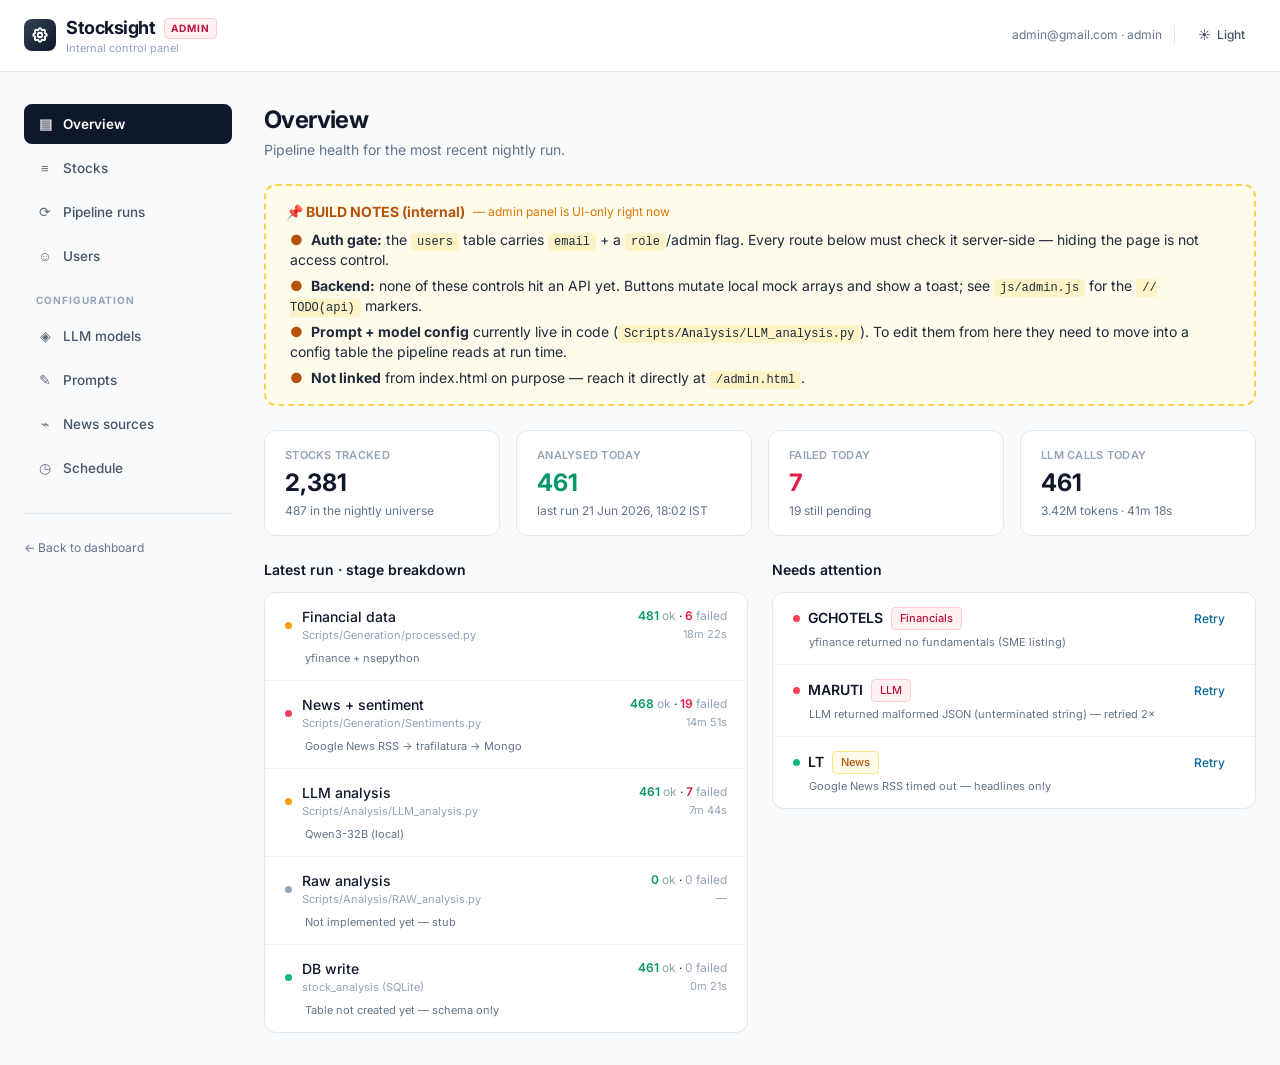
<file: frontend/admin.html>
<!DOCTYPE html>
<html lang="en">
<head>
    <meta charset="UTF-8">
    <meta name="viewport" content="width=device-width, initial-scale=1.0">
    <title>Stocksight Admin</title>
    <!-- Same vendored Tailwind as index.html; falls back to the CDN only if the local copy is gone. -->
    <script src="js/vendor/tailwind.play.js"
            onerror="this.onerror=null;var s=document.createElement('script');s.src='https://cdn.tailwindcss.com';document.head.appendChild(s);"></script>
    <link href="https://fonts.googleapis.com/css2?family=Inter:wght@400;500;600;700;800&display=swap" rel="stylesheet">
    <link rel="stylesheet" href="css/styles.css">
    <link rel="stylesheet" href="css/admin.css">
</head>
<body class="bg-slate-50 text-slate-900 antialiased">

    <!-- ============== HEADER ============== -->
    <header class="bg-white border-b border-slate-200 sticky top-0 z-30">
        <div class="max-w-7xl mx-auto px-6 py-3.5 flex justify-between items-center">
            <div class="flex items-center gap-2.5">
                <div class="w-8 h-8 bg-gradient-to-br from-slate-700 to-slate-900 rounded-lg flex items-center justify-center">
                    <svg xmlns="http://www.w3.org/2000/svg" class="h-4.5 w-4.5 text-white" fill="none" viewBox="0 0 24 24" stroke="currentColor" stroke-width="2.5" style="height:18px;width:18px">
                        <path stroke-linecap="round" stroke-linejoin="round" d="M10.325 4.317c.426-1.756 2.924-1.756 3.35 0a1.724 1.724 0 002.573 1.066c1.543-.94 3.31.826 2.37 2.37a1.724 1.724 0 001.065 2.572c1.756.426 1.756 2.924 0 3.35a1.724 1.724 0 00-1.066 2.573c.94 1.543-.826 3.31-2.37 2.37a1.724 1.724 0 00-2.572 1.065c-.426 1.756-2.924 1.756-3.35 0a1.724 1.724 0 00-2.573-1.066c-1.543.94-3.31-.826-2.37-2.37a1.724 1.724 0 00-1.065-2.572c-1.756-.426-1.756-2.924 0-3.35a1.724 1.724 0 001.066-2.573c-.94-1.543.826-3.31 2.37-2.37.996.608 2.296.07 2.572-1.065z"/>
                        <path stroke-linecap="round" stroke-linejoin="round" d="M15 12a3 3 0 11-6 0 3 3 0 016 0z"/>
                    </svg>
                </div>
                <div>
                    <div class="flex items-center gap-2">
                        <span class="text-lg font-bold tracking-tight">Stocksight</span>
                        <span class="text-[10px] font-bold uppercase tracking-widest text-rose-700 bg-rose-50 border border-rose-200 px-1.5 py-0.5 rounded">Admin</span>
                    </div>
                    <div class="text-[11px] text-slate-400 -mt-0.5">Internal control panel</div>
                </div>
            </div>
            <div class="flex items-center gap-3 text-sm">
                <span id="admin-identity" class="text-xs text-slate-500 hidden sm:inline"></span>
                <span class="w-px h-5 bg-slate-200"></span>
                <button id="theme-btn" onclick="cycleTheme()" class="theme-btn text-slate-600" title="Cycle theme: light → dark → sepia">
                    <span id="theme-icon">☀</span>
                    <span id="theme-label">Light</span>
                </button>
            </div>
        </div>
    </header>

    <div class="max-w-7xl mx-auto px-6 py-8 flex gap-8 items-start">

        <!-- ============== SIDEBAR ============== -->
        <aside class="w-52 shrink-0 sticky top-24 hidden md:block">
            <nav class="space-y-1">
                <button class="admin-nav-item active" data-section="overview" onclick="showAdminSection('overview')"><span class="nav-icon">▤</span> Overview</button>
                <button class="admin-nav-item" data-section="stocks"   onclick="showAdminSection('stocks')"><span class="nav-icon">≡</span> Stocks</button>
                <button class="admin-nav-item" data-section="runs"     onclick="showAdminSection('runs')"><span class="nav-icon">⟳</span> Pipeline runs</button>
                <button class="admin-nav-item" data-section="users"    onclick="showAdminSection('users')"><span class="nav-icon">☺</span> Users</button>
                <div class="pt-3 pb-1 px-3 text-[10px] font-bold uppercase tracking-widest text-slate-400">Configuration</div>
                <button class="admin-nav-item" data-section="models"   onclick="showAdminSection('models')"><span class="nav-icon">◈</span> LLM models</button>
                <button class="admin-nav-item" data-section="prompts"  onclick="showAdminSection('prompts')"><span class="nav-icon">✎</span> Prompts</button>
                <button class="admin-nav-item" data-section="news"     onclick="showAdminSection('news')"><span class="nav-icon">⌁</span> News sources</button>
                <button class="admin-nav-item" data-section="schedule" onclick="showAdminSection('schedule')"><span class="nav-icon">◷</span> Schedule</button>
            </nav>

            <div class="mt-6 pt-5 border-t border-slate-200">
                <a href="index.html" class="text-xs text-slate-500 hover:text-sky-600 transition">← Back to dashboard</a>
            </div>
        </aside>

        <!-- ============== CONTENT ============== -->
        <main class="flex-1 min-w-0">

            <!-- Mobile section picker (sidebar is hidden below md) -->
            <div class="md:hidden mb-5">
                <select class="admin-select" onchange="showAdminSection(this.value)">
                    <option value="overview">Overview</option>
                    <option value="stocks">Stocks</option>
                    <option value="runs">Pipeline runs</option>
                    <option value="users">Users</option>
                    <option value="models">LLM models</option>
                    <option value="prompts">Prompts</option>
                    <option value="news">News sources</option>
                    <option value="schedule">Schedule</option>
                </select>
            </div>

            <!-- ========== OVERVIEW ========== -->
            <section id="section-overview" class="admin-section">
                <div class="mb-6">
                    <h1 class="text-2xl font-bold tracking-tight">Overview</h1>
                    <p class="text-sm text-slate-500 mt-1">Pipeline health for the most recent nightly run.</p>
                </div>

                <!-- ⚙️ Build notes — internal reminder, matches the convention used on index.html -->
                <div class="bg-amber-50 border-2 border-dashed border-amber-300 rounded-xl px-5 py-4 mb-6 text-sm text-slate-800">
                    <div class="flex items-center gap-2 mb-2">
                        <span class="text-amber-700 font-bold">📌 BUILD NOTES (internal)</span>
                        <span class="text-xs text-amber-600">— admin panel is UI-only right now</span>
                    </div>
                    <ul class="text-sm space-y-1.5 ml-1">
                        <li><span class="text-amber-700 mr-2">●</span><b>Auth gate:</b> the <code class="bg-amber-100 px-1.5 py-0.5 rounded text-xs">users</code> table carries <code class="bg-amber-100 px-1.5 py-0.5 rounded text-xs">email</code> + a <code class="bg-amber-100 px-1.5 py-0.5 rounded text-xs">role</code>/admin flag. Every route below must check it server-side — hiding the page is not access control.</li>
                        <li><span class="text-amber-700 mr-2">●</span><b>Backend:</b> none of these controls hit an API yet. Buttons mutate local mock arrays and show a toast; see <code class="bg-amber-100 px-1.5 py-0.5 rounded text-xs">js/admin.js</code> for the <code class="bg-amber-100 px-1.5 py-0.5 rounded text-xs">// TODO(api)</code> markers.</li>
                        <li><span class="text-amber-700 mr-2">●</span><b>Prompt + model config</b> currently live in code (<code class="bg-amber-100 px-1.5 py-0.5 rounded text-xs">Scripts/Analysis/LLM_analysis.py</code>). To edit them from here they need to move into a config table the pipeline reads at run time.</li>
                        <li><span class="text-amber-700 mr-2">●</span><b>Not linked</b> from index.html on purpose — reach it directly at <code class="bg-amber-100 px-1.5 py-0.5 rounded text-xs">/admin.html</code>.</li>
                    </ul>
                </div>

                <div id="overview-stats" class="grid grid-cols-2 lg:grid-cols-4 gap-4 mb-6"></div>

                <div class="grid lg:grid-cols-2 gap-6">
                    <div>
                        <h2 class="text-sm font-semibold mb-3">Latest run · stage breakdown</h2>
                        <div id="overview-stages" class="bg-white border border-slate-200 rounded-xl overflow-hidden"></div>
                    </div>
                    <div>
                        <h2 class="text-sm font-semibold mb-3">Needs attention</h2>
                        <div id="overview-attention" class="bg-white border border-slate-200 rounded-xl overflow-hidden"></div>
                    </div>
                </div>
            </section>

            <!-- ========== STOCKS ========== -->
            <section id="section-stocks" class="admin-section hidden">
                <div class="mb-6">
                    <h1 class="text-2xl font-bold tracking-tight">Stocks</h1>
                    <p class="text-sm text-slate-500 mt-1">The analysis universe — add symbols, pause noisy ones, re-run failures.</p>
                </div>

                <!-- Add stock -->
                <div class="bg-white border border-slate-200 rounded-xl p-5 mb-6">
                    <h2 class="text-sm font-semibold mb-4">Add stocks</h2>
                    <div class="grid md:grid-cols-3 gap-4">
                        <div class="md:col-span-2">
                            <label class="admin-label" for="add-stock-symbol">NSE symbol(s)</label>
                            <input id="add-stock-symbol" class="admin-input" placeholder="RELIANCE, TCS, GCHOTELS" onkeydown="if(event.key==='Enter') addStocks()">
                            <p class="admin-hint">Comma or space separated. Metadata is pulled from nsepython + yfinance on add.</p>
                        </div>
                        <div class="flex items-end gap-2">
                            <button onclick="addStocks()" class="flex-1 px-4 py-2 bg-slate-900 hover:bg-slate-800 text-white text-sm font-medium rounded-lg transition">Add &amp; fetch</button>
                        </div>
                    </div>
                    <div class="mt-4 pt-4 border-t border-slate-100 flex flex-wrap items-center gap-3 text-xs text-slate-500">
                        <span>Bulk import:</span>
                        <button onclick="adminToast('Would re-run Scripts/Generation/fetch_stock.py for the full NSE list')" class="px-3 py-1.5 border border-slate-200 hover:border-sky-300 rounded-md font-medium text-slate-700 transition">Sync full NSE list</button>
                        <button onclick="adminToast('Would import stocks_seed.csv into the stocks table')" class="px-3 py-1.5 border border-slate-200 hover:border-sky-300 rounded-md font-medium text-slate-700 transition">Import stocks_seed.csv</button>
                    </div>
                </div>

                <!-- Filters + table -->
                <div class="flex flex-wrap items-center justify-between gap-3 mb-3">
                    <div id="stock-filters" class="flex flex-wrap gap-2"></div>
                    <input id="stock-search" class="admin-input" style="width:14rem" placeholder="Search symbol or name…" oninput="renderAdminStocks()">
                </div>
                <div class="bg-white border border-slate-200 rounded-xl overflow-hidden">
                    <div class="grid grid-cols-12 gap-3 px-5 py-3 bg-slate-50 border-b border-slate-200 text-[11px] font-semibold text-slate-500 uppercase tracking-wide">
                        <div class="col-span-3">Symbol</div>
                        <div class="col-span-2">Sector</div>
                        <div class="col-span-2">Last analysis</div>
                        <div class="col-span-2">Stage</div>
                        <div class="col-span-1 text-right">News</div>
                        <div class="col-span-2 text-right">Actions</div>
                    </div>
                    <div id="admin-stocks-list"></div>
                </div>
                <p id="admin-stocks-count" class="text-xs text-slate-500 mt-3"></p>
            </section>

            <!-- ========== PIPELINE RUNS ========== -->
            <section id="section-runs" class="admin-section hidden">
                <div class="mb-6 flex items-start justify-between flex-wrap gap-3">
                    <div>
                        <h1 class="text-2xl font-bold tracking-tight">Pipeline runs</h1>
                        <p class="text-sm text-slate-500 mt-1">Nightly batch history. Click a run for its stage breakdown.</p>
                    </div>
                    <button onclick="adminToast('Would POST /admin/runs — triggers the orchestrator now')" class="px-4 py-2 bg-slate-900 hover:bg-slate-800 text-white text-sm font-medium rounded-lg transition">▶ Run now</button>
                </div>

                <div class="bg-white border border-slate-200 rounded-xl overflow-hidden mb-6">
                    <div class="grid grid-cols-12 gap-3 px-5 py-3 bg-slate-50 border-b border-slate-200 text-[11px] font-semibold text-slate-500 uppercase tracking-wide">
                        <div class="col-span-3">Run</div>
                        <div class="col-span-2">Started</div>
                        <div class="col-span-2">Duration</div>
                        <div class="col-span-4">Result</div>
                        <div class="col-span-1 text-right">Log</div>
                    </div>
                    <div id="admin-runs-list"></div>
                </div>

                <h2 class="text-sm font-semibold mb-3">Stage breakdown · <span id="runs-selected-label" class="text-slate-500 font-normal"></span></h2>
                <div id="runs-stages" class="bg-white border border-slate-200 rounded-xl overflow-hidden"></div>
            </section>

            <!-- ========== USERS ========== -->
            <section id="section-users" class="admin-section hidden">
                <div class="mb-6">
                    <h1 class="text-2xl font-bold tracking-tight">Users</h1>
                    <p class="text-sm text-slate-500 mt-1">Accounts, roles, and what each user is holding. Click a row for the full position list.</p>
                </div>

                <div id="users-stats" class="grid grid-cols-2 lg:grid-cols-4 gap-4 mb-6"></div>

                <div class="bg-white border border-slate-200 rounded-xl overflow-hidden">
                    <div class="grid grid-cols-12 gap-3 px-5 py-3 bg-slate-50 border-b border-slate-200 text-[11px] font-semibold text-slate-500 uppercase tracking-wide">
                        <div class="col-span-4">User</div>
                        <div class="col-span-2">Role</div>
                        <div class="col-span-2">Joined</div>
                        <div class="col-span-2">Last login</div>
                        <div class="col-span-2 text-right">Holdings</div>
                    </div>
                    <div id="admin-users-list"></div>
                </div>
                <p class="admin-hint mt-3">Holdings come from the planned <code>user_holdings</code> table (symbol, entry_price, entry_date, qty, user_id).</p>
            </section>

            <!-- ========== LLM MODELS ========== -->
            <section id="section-models" class="admin-section hidden">
                <div class="mb-6">
                    <h1 class="text-2xl font-bold tracking-tight">LLM models</h1>
                    <p class="text-sm text-slate-500 mt-1">Which model runs the nightly analysis, and which small model handles divergent watchlist rows.</p>
                </div>
                <div id="models-forms" class="grid lg:grid-cols-2 gap-6"></div>
            </section>

            <!-- ========== PROMPTS ========== -->
            <section id="section-prompts" class="admin-section hidden">
                <div class="mb-6">
                    <h1 class="text-2xl font-bold tracking-tight">Prompts</h1>
                    <p class="text-sm text-slate-500 mt-1">Versioned prompt bodies. Exactly one version per target is active at a time.</p>
                </div>

                <div class="grid lg:grid-cols-4 gap-6">
                    <div class="lg:col-span-1">
                        <div class="text-[11px] font-semibold text-slate-500 uppercase tracking-wide mb-2">Versions</div>
                        <div id="prompt-versions" class="space-y-2"></div>
                    </div>
                    <div class="lg:col-span-3">
                        <div id="prompt-editor"></div>
                    </div>
                </div>
            </section>

            <!-- ========== NEWS SOURCES ========== -->
            <section id="section-news" class="admin-section hidden">
                <div class="mb-6">
                    <h1 class="text-2xl font-bold tracking-tight">News sources</h1>
                    <p class="text-sm text-slate-500 mt-1">Feed, scraping and paywall settings used by <code class="text-xs">Scripts/Generation/Sentiments.py</code>.</p>
                </div>
                <div id="news-form"></div>
            </section>

            <!-- ========== SCHEDULE ========== -->
            <section id="section-schedule" class="admin-section hidden">
                <div class="mb-6">
                    <h1 class="text-2xl font-bold tracking-tight">Schedule</h1>
                    <p class="text-sm text-slate-500 mt-1">When the nightly batch fires and how hard it runs.</p>
                </div>
                <div id="schedule-form"></div>
            </section>

        </main>
    </div>

    <!-- ============== MODAL (user detail / run log) ============== -->
    <div id="admin-modal-overlay" class="hidden fixed inset-0 bg-slate-900/50 z-40 items-center justify-center p-4" onclick="closeAdminModal()">
        <div onclick="event.stopPropagation()" class="bg-white rounded-2xl w-full max-w-2xl max-h-[85vh] overflow-y-auto shadow-2xl relative">
            <button onclick="closeAdminModal()" class="absolute top-4 right-4 z-10 w-8 h-8 flex items-center justify-center rounded-full text-slate-400 hover:text-slate-900 hover:bg-slate-100 transition" title="Close">✕</button>
            <div id="admin-modal-content" class="p-7 pt-9"></div>
        </div>
    </div>

    <!-- ============== TOAST ============== -->
    <div id="admin-toast"><span id="admin-toast-text"></span></div>

    <!-- ============== SCRIPTS ==============
         theme.js          — shared light/dark/sepia cycle
         admin-mock-data.js— placeholder data for every panel
         api.js            — shared fetch layer (still a stub)
         admin.js          — admin routing, rendering and actions
    -->
    <script src="js/theme.js"></script>
    <script src="js/admin-mock-data.js"></script>
    <script src="js/api.js"></script>
    <script src="js/admin.js"></script>
</body>
</html>
</file>
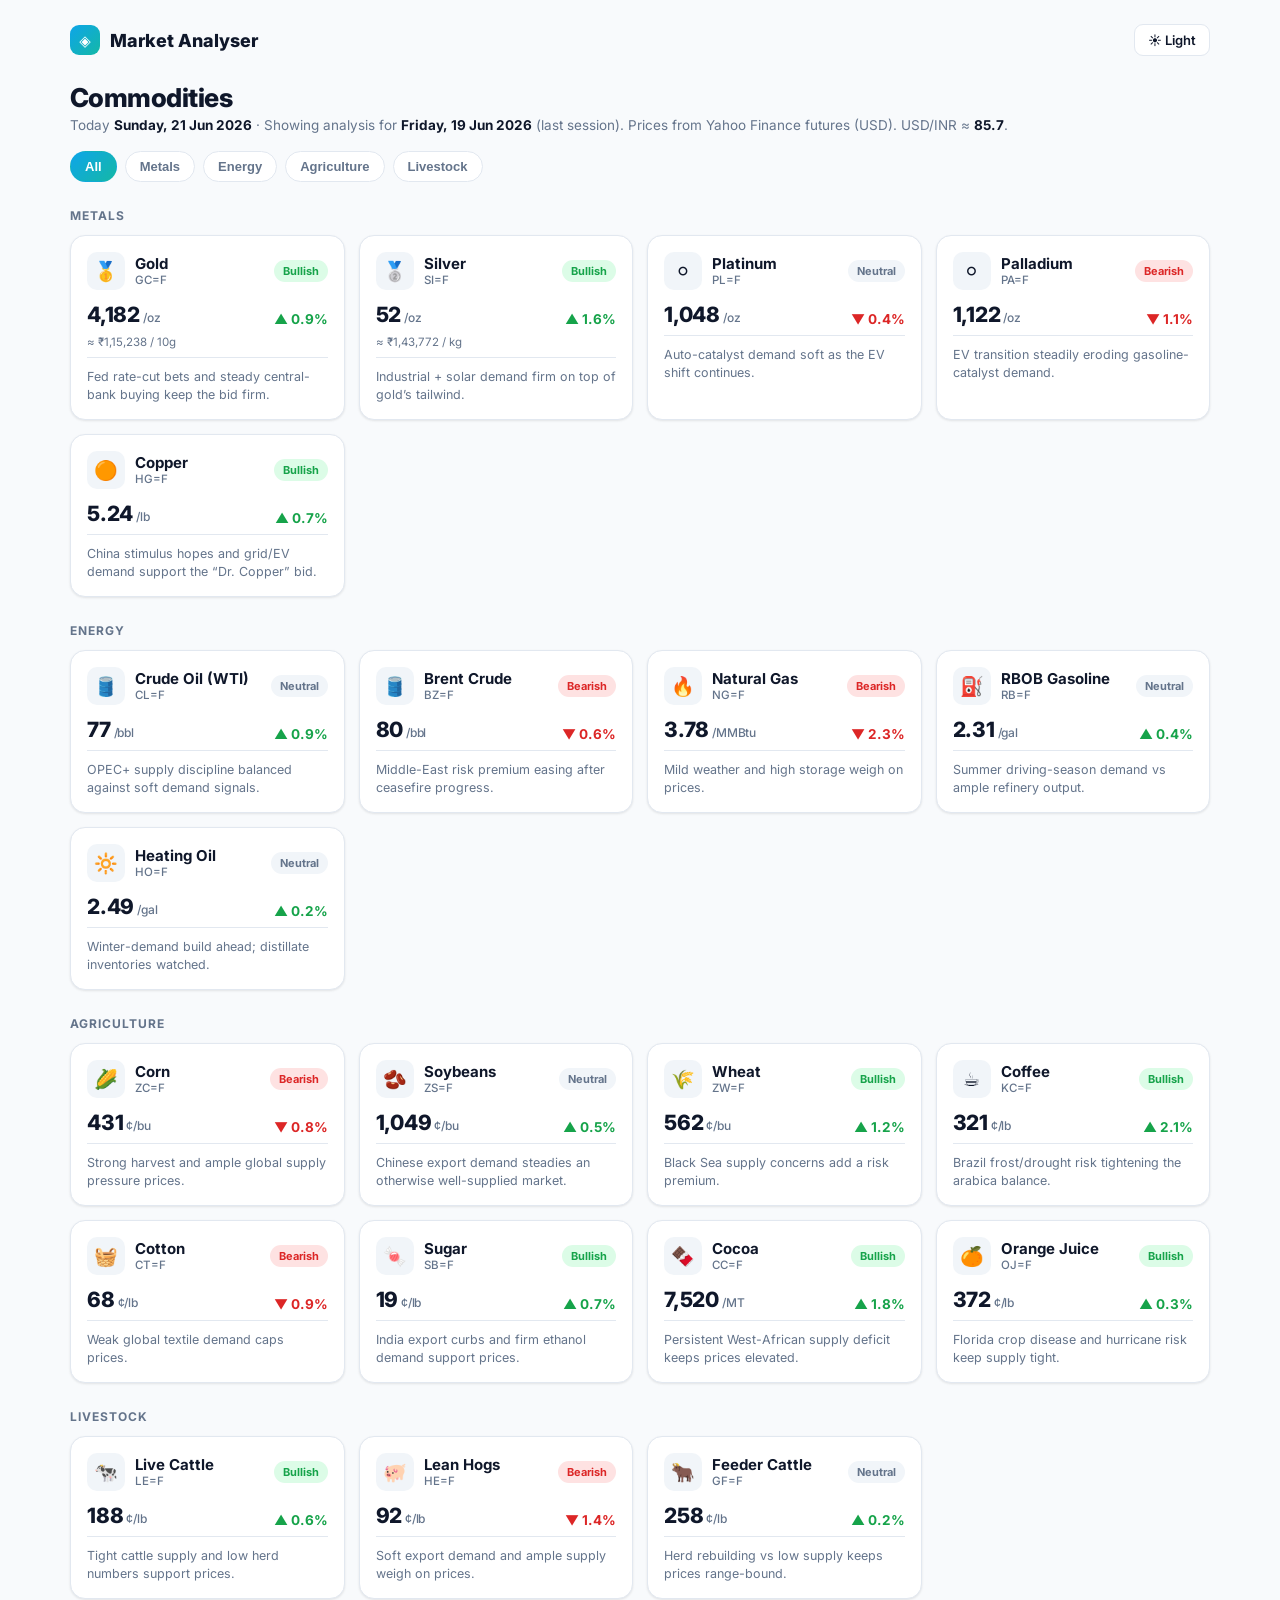
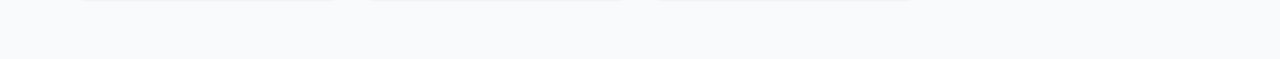
<file: frontend/styles/COMMOD~1.HTM>
<!DOCTYPE html>
<html lang="en">
<head>
<meta charset="UTF-8">
<meta name="viewport" content="width=device-width, initial-scale=1.0">
<title>Commodities — Market Analyser</title>
<link rel="preconnect" href="https://fonts.googleapis.com">
<link href="https://fonts.googleapis.com/css2?family=Inter:wght@400;500;600;700;800&display=swap" rel="stylesheet">
<style>
  :root{
    --bg:#f8fafc; --surface:#ffffff; --surface2:#f1f5f9;
    --text:#0f172a; --muted:#64748b; --border:#e2e8f0;
    --accent:#0ea5e9; --accent2:#14b8a6;
    --bull:#16a34a; --bull-bg:#dcfce7; --bear:#dc2626; --bear-bg:#fee2e2;
    --neutral:#64748b; --neutral-bg:#f1f5f9;
    --shadow:0 1px 3px rgba(0,0,0,.06),0 1px 2px rgba(0,0,0,.04);
    --shadow-lg:0 10px 30px rgba(0,0,0,.12);
  }
  [data-theme="dark"]{
    --bg:#0b1220; --surface:#161e2e; --surface2:#1e293b;
    --text:#f1f5f9; --muted:#94a3b8; --border:#253044;
    --accent:#38bdf8; --accent2:#2dd4bf;
    --bull:#34d399; --bull-bg:#052e2b; --bear:#f87171; --bear-bg:#3b1113;
    --neutral:#94a3b8; --neutral-bg:#1e293b;
    --shadow:0 1px 3px rgba(0,0,0,.3);
    --shadow-lg:0 16px 40px rgba(0,0,0,.5);
  }
  [data-theme="sepia"]{
    --bg:#f4ecd8; --surface:#faf4e1; --surface2:#efe6cd;
    --text:#43382b; --muted:#8a7a63; --border:#e5d9bf;
    --accent:#b45309; --accent2:#0e7490;
    --bull:#4d7c0f; --bull-bg:#e8efd6; --bear:#b91c1c; --bear-bg:#f3ddd5;
    --neutral:#8a7a63; --neutral-bg:#efe6cd;
    --shadow:0 1px 3px rgba(120,90,40,.12);
    --shadow-lg:0 12px 34px rgba(120,90,40,.22);
  }
  *{box-sizing:border-box;margin:0;padding:0}
  body{
    font-family:'Inter',system-ui,-apple-system,sans-serif;
    background:var(--bg); color:var(--text);
    -webkit-font-smoothing:antialiased; transition:background .25s,color .25s;
  }
  .wrap{max-width:1180px;margin:0 auto;padding:24px 20px 60px}

  /* header */
  header{display:flex;align-items:center;justify-content:space-between;margin-bottom:26px}
  .logo{display:flex;align-items:center;gap:10px;font-weight:800;font-size:18px}
  .logo .mark{width:30px;height:30px;border-radius:9px;
    background:linear-gradient(135deg,var(--accent),var(--accent2));
    display:grid;place-items:center;color:#fff;font-size:15px}
  .theme-btn{border:1px solid var(--border);background:var(--surface);color:var(--text);
    padding:7px 13px;border-radius:9px;font:inherit;font-size:13px;font-weight:600;
    cursor:pointer;display:flex;align-items:center;gap:7px;transition:all .15s}
  .theme-btn:hover{background:var(--surface2)}

  /* title block */
  .title-row{display:flex;align-items:baseline;justify-content:space-between;flex-wrap:wrap;gap:8px;margin-bottom:4px}
  h1{font-size:26px;font-weight:800;letter-spacing:-.02em}
  .sub{color:var(--muted);font-size:13.5px;margin-bottom:18px}
  .sub b{color:var(--text)}

  /* filter chips */
  .filters{display:flex;gap:8px;flex-wrap:wrap;margin-bottom:20px}
  .chip{border:1px solid var(--border);background:var(--surface);color:var(--muted);
    padding:7px 14px;border-radius:999px;font-size:13px;font-weight:600;cursor:pointer;transition:all .15s}
  .chip:hover{color:var(--text)}
  .chip.active{background:linear-gradient(135deg,var(--accent),var(--accent2));color:#fff;border-color:transparent}

  /* group */
  .group-label{font-size:12px;font-weight:700;letter-spacing:.08em;text-transform:uppercase;
    color:var(--muted);margin:26px 0 12px}

  /* grid */
  .grid{display:grid;grid-template-columns:repeat(auto-fill,minmax(250px,1fr));gap:14px}
  .card{background:var(--surface);border:1px solid var(--border);border-radius:15px;
    padding:16px;cursor:pointer;transition:transform .12s,box-shadow .12s,border-color .12s;box-shadow:var(--shadow)}
  .card:hover{transform:translateY(-2px);box-shadow:var(--shadow-lg);border-color:var(--accent)}
  .card-top{display:flex;align-items:center;justify-content:space-between;margin-bottom:12px}
  .cmd{display:flex;align-items:center;gap:10px}
  .cmd .emoji{width:38px;height:38px;border-radius:10px;background:var(--surface2);
    display:grid;place-items:center;font-size:19px}
  .cmd .nm{font-weight:700;font-size:15px;line-height:1.15}
  .cmd .sym{font-size:11.5px;color:var(--muted);font-weight:500}
  .bias{font-size:11px;font-weight:700;padding:4px 9px;border-radius:999px;white-space:nowrap}
  .bias.bull{color:var(--bull);background:var(--bull-bg)}
  .bias.bear{color:var(--bear);background:var(--bear-bg)}
  .bias.neutral{color:var(--neutral);background:var(--neutral-bg)}
  .price-row{display:flex;align-items:flex-end;justify-content:space-between;margin-bottom:8px}
  .price{font-size:21px;font-weight:800;letter-spacing:-.01em}
  .price .unit{font-size:12px;font-weight:500;color:var(--muted);margin-left:3px}
  .chg{font-size:13.5px;font-weight:700}
  .chg.up{color:var(--bull)} .chg.down{color:var(--bear)}
  .inr{font-size:11.5px;color:var(--muted);margin-bottom:8px}
  .driver{font-size:12.5px;color:var(--muted);line-height:1.4;
    border-top:1px solid var(--border);padding-top:10px}

  /* modal */
  .overlay{position:fixed;inset:0;background:rgba(15,23,42,.5);backdrop-filter:blur(2px);
    display:none;align-items:center;justify-content:center;padding:20px;z-index:50}
  .overlay.open{display:flex}
  .modal{background:var(--surface);border:1px solid var(--border);border-radius:18px;
    width:100%;max-width:540px;max-height:88vh;overflow:auto;box-shadow:var(--shadow-lg);position:relative}
  .modal-in{padding:22px}
  .x{position:absolute;top:14px;right:14px;width:32px;height:32px;border-radius:9px;border:1px solid var(--border);
    background:var(--surface);color:var(--muted);cursor:pointer;display:grid;place-items:center;font-size:16px}
  .x:hover{background:var(--surface2);color:var(--text)}
  .m-head{display:flex;align-items:center;gap:12px;margin-bottom:4px}
  .m-head .emoji{width:44px;height:44px;border-radius:12px;background:var(--surface2);display:grid;place-items:center;font-size:22px}
  .m-head .nm{font-size:19px;font-weight:800}
  .m-head .sym{font-size:12px;color:var(--muted)}
  .m-price{display:flex;align-items:flex-end;gap:10px;margin:14px 0 4px}
  .m-price .p{font-size:28px;font-weight:800}
  .m-inr{font-size:12.5px;color:var(--muted);margin-bottom:16px}
  .stat-grid{display:grid;grid-template-columns:repeat(2,1fr);gap:10px;margin-bottom:16px}
  .stat{background:var(--surface2);border-radius:11px;padding:10px 12px}
  .stat .k{font-size:11px;color:var(--muted);font-weight:600;text-transform:uppercase;letter-spacing:.04em}
  .stat .v{font-size:14.5px;font-weight:700;margin-top:2px}
  .llm-card{border-radius:13px;padding:14px;margin-bottom:14px;
    background:linear-gradient(135deg,color-mix(in srgb,var(--accent) 12%,var(--surface)),color-mix(in srgb,var(--accent2) 10%,var(--surface)));
    border:1px solid var(--border)}
  .llm-card .lab{font-size:11px;font-weight:700;letter-spacing:.06em;text-transform:uppercase;color:var(--accent);margin-bottom:8px}
  .llm-card p{font-size:13.5px;line-height:1.55}
  .sec-lab{font-size:11px;font-weight:700;letter-spacing:.06em;text-transform:uppercase;color:var(--muted);margin:0 0 8px}
  .risks{list-style:none;display:flex;flex-direction:column;gap:7px;margin-bottom:6px}
  .risks li{font-size:13px;line-height:1.45;padding-left:20px;position:relative;color:var(--text)}
  .risks li::before{content:"⚠";position:absolute;left:0;top:0;font-size:12px;color:var(--bear)}
  .note{font-size:11.5px;color:var(--muted);text-align:center;margin-top:18px;line-height:1.5}
  @media(max-width:520px){.stat-grid{grid-template-columns:1fr}}
</style>
</head>
<body data-theme="light">
<div class="wrap">
  <header>
    <div class="logo"><span class="mark">◈</span> Market Analyser</div>
    <button class="theme-btn" id="themeBtn">☀ Light</button>
  </header>

  <div class="title-row">
    <h1>Commodities</h1>
  </div>
  <div class="sub">
    Today <b>Sunday, 21 Jun 2026</b> · Showing analysis for <b>Friday, 19 Jun 2026</b> (last session).
    Prices from Yahoo Finance futures (USD). USD/INR ≈ <b>85.7</b>.
  </div>

  <div class="filters" id="filters">
    <button class="chip active" data-cat="all">All</button>
    <button class="chip" data-cat="Metals">Metals</button>
    <button class="chip" data-cat="Energy">Energy</button>
    <button class="chip" data-cat="Agriculture">Agriculture</button>
    <button class="chip" data-cat="Livestock">Livestock</button>
  </div>

  <div id="groups"></div>
</div>

<!-- modal -->
<div class="overlay" id="overlay">
  <div class="modal">
    <button class="x" id="closeX">✕</button>
    <div class="modal-in" id="modalBody"></div>
  </div>
</div>

<script>
/* ---- USD -> INR helpers ---- */
const USDINR = 85.7;
const OZ_G = 31.1035;                 // grams per troy ounce
const inrPer10gGold = usdOz => (usdOz*USDINR/OZ_G*10);
const inrPerKgSilver = usdOz => (usdOz*USDINR/OZ_G*1000);
const fmt = n => n.toLocaleString('en-IN',{maximumFractionDigits:0});

/* ---- All yfinance commodity futures ---- */
const DATA = [
  // METALS
  {sym:'GC=F', name:'Gold',          cat:'Metals', emoji:'🥇', price:4182.40, unit:'/oz', chg:+0.9,  bias:'bull',    driver:'Fed rate-cut bets and steady central-bank buying keep the bid firm.',
     rsi:61, trend:'Above 50 & 200 DMA', range52:'2,780 – 4,240', dayRange:'4,150 – 4,196',
     analysis:'Gold remains in an established uptrend, trading above both its 50- and 200-day moving averages. The move is driven by expectations of Fed easing, a softer dollar, and record central-bank accumulation. Momentum is constructive but RSI in the low-60s leaves some room before overbought.',
     risks:['A hawkish Fed surprise would lift real yields and pressure gold','Sharp dollar strength caps upside','Positioning is crowded — a long unwind could be sharp']},
  {sym:'SI=F', name:'Silver',        cat:'Metals', emoji:'🥈', price:52.18,   unit:'/oz', chg:+1.6,  bias:'bull',    driver:'Industrial + solar demand firm on top of gold’s tailwind.',
     rsi:64, trend:'Above 50 & 200 DMA', range52:'28.4 – 53.9', dayRange:'51.3 – 52.6',
     analysis:'Silver is outperforming gold, helped by its dual role as both a precious and industrial metal. Solar and electronics demand underpins the physical market while investor flows track gold. Higher beta means larger swings in both directions.',
     risks:['Silver’s industrial demand makes it sensitive to a growth slowdown','Higher volatility than gold','Gold/silver ratio mean-reversion could cap gains']},
  {sym:'PL=F', name:'Platinum',      cat:'Metals', emoji:'⚪', price:1048.00, unit:'/oz', chg:-0.4,  bias:'neutral', driver:'Auto-catalyst demand soft as the EV shift continues.',
     rsi:49, trend:'Near 50 DMA', range52:'880 – 1,120', dayRange:'1,040 – 1,058',
     analysis:'Platinum is range-bound. Autocatalyst demand is under structural pressure from EV adoption, though supply discipline in South Africa provides a floor. No clear directional catalyst near term.',
     risks:['EV adoption erodes long-term catalyst demand','South African supply is a swing factor','Thin, illiquid market amplifies moves']},
  {sym:'PA=F', name:'Palladium',     cat:'Metals', emoji:'⚪', price:1121.50, unit:'/oz', chg:-1.1,  bias:'bear',    driver:'EV transition steadily eroding gasoline-catalyst demand.',
     rsi:41, trend:'Below 50 DMA', range52:'860 – 1,340', dayRange:'1,110 – 1,138',
     analysis:'Palladium remains under structural pressure as gasoline-engine catalyst demand fades with electrification. Rallies have been sold. Trend and momentum both lean bearish.',
     risks:['Structural demand decline from EV shift','Substitution toward platinum','Supply shocks from Russia can spike prices unexpectedly']},
  {sym:'HG=F', name:'Copper',        cat:'Metals', emoji:'🟠', price:5.24,    unit:'/lb', chg:+0.7,  bias:'bull',    driver:'China stimulus hopes and grid/EV demand support the “Dr. Copper” bid.',
     rsi:58, trend:'Above 50 DMA', range52:'3.90 – 5.45', dayRange:'5.19 – 5.28',
     analysis:'Copper is firm on expectations of Chinese stimulus and structural demand from electrification and grid build-out. As a growth bellwether it is sensitive to global PMI data.',
     risks:['China demand disappointment is the key downside','Global recession would hit industrial metals hard','Mine supply additions could soften the deficit']},

  // ENERGY
  {sym:'CL=F', name:'Crude Oil (WTI)', cat:'Energy', emoji:'🛢️', price:76.54, unit:'/bbl', chg:+0.9, bias:'neutral', driver:'OPEC+ supply discipline balanced against soft demand signals.',
     rsi:52, trend:'Near 50 DMA', range52:'62.1 – 89.4', dayRange:'75.6 – 77.2',
     analysis:'WTI is caught between OPEC+ production restraint and demand concerns tied to global growth. Middle-East risk premium adds a floor. Broadly range-bound without a fresh catalyst.',
     risks:['Demand slowdown from weaker global growth','OPEC+ policy shifts move the market sharply','Geopolitical escalation spikes prices']},
  {sym:'BZ=F', name:'Brent Crude',   cat:'Energy', emoji:'🛢️', price:80.10,  unit:'/bbl', chg:-0.6, bias:'bear',    driver:'Middle-East risk premium easing after ceasefire progress.',
     rsi:47, trend:'Near 50 DMA', range52:'66.0 – 92.8', dayRange:'79.4 – 81.0',
     analysis:'Brent is softening as the geopolitical risk premium unwinds following diplomatic progress. Fundamentals point to a broadly balanced-to-soft market into next quarter.',
     risks:['Renewed conflict would re-add a risk premium','Demand weakness in Asia','OPEC+ compliance slippage']},
  {sym:'NG=F', name:'Natural Gas',   cat:'Energy', emoji:'🔥', price:3.78,   unit:'/MMBtu', chg:-2.3, bias:'bear',   driver:'Mild weather and high storage weigh on prices.',
     rsi:38, trend:'Below 50 DMA', range52:'1.85 – 4.40', dayRange:'3.72 – 3.90',
     analysis:'Natural gas is under pressure from mild weather and comfortable storage levels. The market is notoriously volatile and weather-driven; a cold snap can reverse the trend quickly.',
     risks:['Weather is the dominant, unpredictable driver','LNG export demand can tighten balances fast','Extremely high volatility']},
  {sym:'RB=F', name:'RBOB Gasoline', cat:'Energy', emoji:'⛽', price:2.31,   unit:'/gal', chg:+0.4, bias:'neutral', driver:'Summer driving-season demand vs ample refinery output.',
     rsi:53, trend:'Near 50 DMA', range52:'1.92 – 2.68', dayRange:'2.29 – 2.34',
     analysis:'Gasoline tracks crude with a seasonal demand overlay. Peak driving season supports the crack spread, offset by healthy refinery utilisation.',
     risks:['Follows crude oil direction','Refinery outages spike prices','Demand destruction if pump prices climb']},
  {sym:'HO=F', name:'Heating Oil',   cat:'Energy', emoji:'🔆', price:2.49,   unit:'/gal', chg:+0.2, bias:'neutral', driver:'Winter-demand build ahead; distillate inventories watched.',
     rsi:51, trend:'Near 50 DMA', range52:'2.05 – 2.95', dayRange:'2.47 – 2.52',
     analysis:'Heating oil is seasonally sensitive with winter demand approaching. Distillate inventories and diesel demand (a growth proxy) are the key watch-points.',
     risks:['Warm winter cuts demand','Tied to crude and diesel spreads','Industrial slowdown hits distillate demand']},

  // AGRICULTURE
  {sym:'ZC=F', name:'Corn',          cat:'Agriculture', emoji:'🌽', price:431.25, unit:'¢/bu', chg:-0.8, bias:'bear', driver:'Strong harvest and ample global supply pressure prices.',
     rsi:42, trend:'Below 50 DMA', range52:'388 – 512', dayRange:'428 – 436',
     analysis:'Corn is soft on the back of a strong harvest and comfortable global stocks. Weather during the growing season and export demand are the swing factors.',
     risks:['Weather shocks can reverse quickly','Export demand (esp. China) is volatile','Ethanol demand ties it to energy']},
  {sym:'ZS=F', name:'Soybeans',      cat:'Agriculture', emoji:'🫘', price:1048.50, unit:'¢/bu', chg:+0.5, bias:'neutral', driver:'Chinese export demand steadies an otherwise well-supplied market.',
     rsi:50, trend:'Near 50 DMA', range52:'960 – 1,190', dayRange:'1,040 – 1,056',
     analysis:'Soybeans are balanced — South American supply is ample while Chinese import demand provides support. Trade-flow headlines drive short-term moves.',
     risks:['China trade policy is the dominant driver','South American weather and harvest','Currency (BRL) affects competitiveness']},
  {sym:'ZW=F', name:'Wheat',         cat:'Agriculture', emoji:'🌾', price:562.00, unit:'¢/bu', chg:+1.2, bias:'bull', driver:'Black Sea supply concerns add a risk premium.',
     rsi:56, trend:'Above 50 DMA', range52:'498 – 690', dayRange:'554 – 568',
     analysis:'Wheat carries a geopolitical risk premium from Black Sea supply uncertainty. Global stocks are adequate, so the market is headline-driven rather than trend-driven.',
     risks:['Black Sea / export-corridor headlines','Global stocks remain adequate','Weather in major exporters']},
  {sym:'KC=F', name:'Coffee',        cat:'Agriculture', emoji:'☕', price:321.40, unit:'¢/lb', chg:+2.1, bias:'bull', driver:'Brazil frost/drought risk tightening the arabica balance.',
     rsi:67, trend:'Above 50 & 200 DMA', range52:'210 – 340', dayRange:'314 – 326',
     analysis:'Coffee is in a strong uptrend on Brazilian weather risk (frost and drought) tightening the arabica supply outlook. Momentum is strong but RSI is approaching overbought.',
     risks:['Weather premium can deflate fast if rains arrive','Overbought momentum','Speculative positioning is heavy']},
  {sym:'CT=F', name:'Cotton',        cat:'Agriculture', emoji:'🧺', price:67.80, unit:'¢/lb', chg:-0.9, bias:'bear', driver:'Weak global textile demand caps prices.',
     rsi:43, trend:'Below 50 DMA', range52:'60.2 – 82.5', dayRange:'67.1 – 68.6',
     analysis:'Cotton is soft on subdued textile and apparel demand amid a cautious consumer. Supply is adequate; demand recovery is the missing catalyst.',
     risks:['Consumer/apparel demand is weak','Tied to global growth','Polyester substitution']},
  {sym:'SB=F', name:'Sugar',         cat:'Agriculture', emoji:'🍬', price:19.15, unit:'¢/lb', chg:+0.7, bias:'bull', driver:'India export curbs and firm ethanol demand support prices.',
     rsi:55, trend:'Above 50 DMA', range52:'16.4 – 24.1', dayRange:'18.9 – 19.3',
     analysis:'Sugar is supported by Indian export restrictions and strong Brazilian ethanol demand diverting cane. Global balance is tightening at the margin.',
     risks:['India policy can flip supply quickly','Brazilian cane allocation shifts','Oil prices affect the ethanol/sugar mix']},
  {sym:'CC=F', name:'Cocoa',         cat:'Agriculture', emoji:'🍫', price:7520.00, unit:'/MT', chg:+1.8, bias:'bull', driver:'Persistent West-African supply deficit keeps prices elevated.',
     rsi:63, trend:'Above 50 DMA', range52:'5,900 – 9,800', dayRange:'7,410 – 7,590',
     analysis:'Cocoa remains structurally tight due to poor West-African harvests (disease, weather, ageing trees). Prices are elevated and volatile as supply struggles to recover.',
     risks:['Extreme volatility at high price levels','Demand destruction from high prices','A supply recovery would correct sharply']},
  {sym:'OJ=F', name:'Orange Juice',  cat:'Agriculture', emoji:'🍊', price:372.10, unit:'¢/lb', chg:+0.3, bias:'bull', driver:'Florida crop disease and hurricane risk keep supply tight.',
     rsi:59, trend:'Above 50 DMA', range52:'300 – 480', dayRange:'366 – 378',
     analysis:'Orange juice supply is constrained by Florida citrus greening disease and hurricane damage. A thin, illiquid market means outsized moves on any supply news.',
     risks:['Very thin, illiquid market','Weather / hurricane season','Demand elasticity at high prices']},

  // LIVESTOCK
  {sym:'LE=F', name:'Live Cattle',   cat:'Livestock', emoji:'🐄', price:188.30, unit:'¢/lb', chg:+0.6, bias:'bull', driver:'Tight cattle supply and low herd numbers support prices.',
     rsi:60, trend:'Above 50 DMA', range52:'170 – 196', dayRange:'186 – 190',
     analysis:'Live cattle are supported by a multi-year-low US herd and tight supply. Beef demand and feed costs are the key variables.',
     risks:['Consumer beef demand at high retail prices','Feed (corn) cost swings','Herd rebuilding will eventually add supply']},
  {sym:'HE=F', name:'Lean Hogs',     cat:'Livestock', emoji:'🐖', price:91.80, unit:'¢/lb', chg:-1.4, bias:'bear', driver:'Soft export demand and ample supply weigh on prices.',
     rsi:40, trend:'Below 50 DMA', range52:'78 – 108', dayRange:'90.6 – 93.4',
     analysis:'Lean hogs are pressured by weak export demand and comfortable supply. Seasonal demand patterns and Chinese buying are the swing factors.',
     risks:['Export demand (China) is volatile','Disease outbreaks (ASF) shift supply','Feed cost changes']},
  {sym:'GF=F', name:'Feeder Cattle', cat:'Livestock', emoji:'🐂', price:258.20, unit:'¢/lb', chg:+0.2, bias:'neutral', driver:'Herd rebuilding vs low supply keeps prices range-bound.',
     rsi:52, trend:'Near 50 DMA', range52:'232 – 272', dayRange:'256 – 261',
     analysis:'Feeder cattle balance tight supply against gradual herd rebuilding. Prices move inversely to feed costs and track the live-cattle complex.',
     risks:['Inverse sensitivity to corn/feed prices','Tied to live-cattle direction','Drought affects grazing and placements']},
];

/* ---- render ---- */
const CATS = ['Metals','Energy','Agriculture','Livestock'];
const groupsEl = document.getElementById('groups');

function biasLabel(b){return b==='bull'?'Bullish':b==='bear'?'Bearish':'Neutral';}

function render(filter='all'){
  groupsEl.innerHTML='';
  const cats = filter==='all' ? CATS : [filter];
  cats.forEach(cat=>{
    const items = DATA.filter(d=>d.cat===cat);
    if(!items.length) return;
    const lab=document.createElement('div'); lab.className='group-label'; lab.textContent=cat;
    groupsEl.appendChild(lab);
    const grid=document.createElement('div'); grid.className='grid';
    items.forEach(d=>{
      const up=d.chg>=0;
      let inrLine='';
      if(d.sym==='GC=F') inrLine=`<div class="inr">≈ ₹${fmt(inrPer10gGold(d.price))} / 10g</div>`;
      if(d.sym==='SI=F') inrLine=`<div class="inr">≈ ₹${fmt(inrPerKgSilver(d.price))} / kg</div>`;
      const card=document.createElement('div'); card.className='card';
      card.innerHTML=`
        <div class="card-top">
          <div class="cmd">
            <div class="emoji">${d.emoji}</div>
            <div><div class="nm">${d.name}</div><div class="sym">${d.sym}</div></div>
          </div>
          <div class="bias ${d.bias}">${biasLabel(d.bias)}</div>
        </div>
        <div class="price-row">
          <div class="price">${d.price<10?d.price.toFixed(2):fmt(d.price)}<span class="unit">${d.unit}</span></div>
          <div class="chg ${up?'up':'down'}">${up?'▲':'▼'} ${Math.abs(d.chg).toFixed(1)}%</div>
        </div>
        ${inrLine}
        <div class="driver">${d.driver}</div>`;
      card.onclick=()=>openModal(d);
      grid.appendChild(card);
    });
    groupsEl.appendChild(grid);
  });
}

/* ---- modal ---- */
const overlay=document.getElementById('overlay');
const modalBody=document.getElementById('modalBody');
function openModal(d){
  const up=d.chg>=0;
  let inrLine='';
  if(d.sym==='GC=F') inrLine=`≈ ₹${fmt(inrPer10gGold(d.price))} / 10g (MCX-equivalent)`;
  if(d.sym==='SI=F') inrLine=`≈ ₹${fmt(inrPerKgSilver(d.price))} / kg (MCX-equivalent)`;
  modalBody.innerHTML=`
    <div class="m-head">
      <div class="emoji">${d.emoji}</div>
      <div><div class="nm">${d.name}</div><div class="sym">${d.sym} · ${d.cat}</div></div>
    </div>
    <div class="m-price">
      <div class="p">${d.price<10?d.price.toFixed(2):fmt(d.price)}<span class="unit" style="font-size:14px;color:var(--muted)"> USD${d.unit}</span></div>
      <div class="chg ${up?'up':'down'}" style="font-size:16px">${up?'▲':'▼'} ${Math.abs(d.chg).toFixed(1)}%</div>
    </div>
    ${inrLine?`<div class="m-inr">${inrLine}</div>`:'<div style="height:6px"></div>'}
    <div class="stat-grid">
      <div class="stat"><div class="k">Trend</div><div class="v">${d.trend}</div></div>
      <div class="stat"><div class="k">RSI (14)</div><div class="v">${d.rsi}</div></div>
      <div class="stat"><div class="k">Day range</div><div class="v">${d.dayRange}</div></div>
      <div class="stat"><div class="k">52-week range</div><div class="v">${d.range52}</div></div>
    </div>
    <div class="llm-card">
      <div class="lab">LLM Analysis · ${biasLabel(d.bias)}</div>
      <p>${d.analysis}</p>
    </div>
    <div class="sec-lab">Key Risks</div>
    <ul class="risks">${d.risks.map(r=>`<li>${r}</li>`).join('')}</ul>
    <div class="note">Price data: Yahoo Finance futures (${d.sym}), USD. Commodity analysis is driven by
      macro factors (rates, USD, supply/demand, geopolitics) — not company fundamentals.</div>`;
  overlay.classList.add('open');
}
document.getElementById('closeX').onclick=()=>overlay.classList.remove('open');
overlay.onclick=e=>{if(e.target===overlay)overlay.classList.remove('open');};

/* ---- filters ---- */
document.getElementById('filters').addEventListener('click',e=>{
  const chip=e.target.closest('.chip'); if(!chip)return;
  document.querySelectorAll('.chip').forEach(c=>c.classList.remove('active'));
  chip.classList.add('active');
  render(chip.dataset.cat);
});

/* ---- theme cycle (matches your dashboard) ---- */
const themes=[['light','☀ Light'],['dark','☾ Dark'],['sepia','☕ Sepia']];
let ti=0;
const themeBtn=document.getElementById('themeBtn');
themeBtn.onclick=()=>{ti=(ti+1)%themes.length;document.body.dataset.theme=themes[ti][0];themeBtn.textContent=themes[ti][1];};

render();
</script>
</body>
</html>
</file>
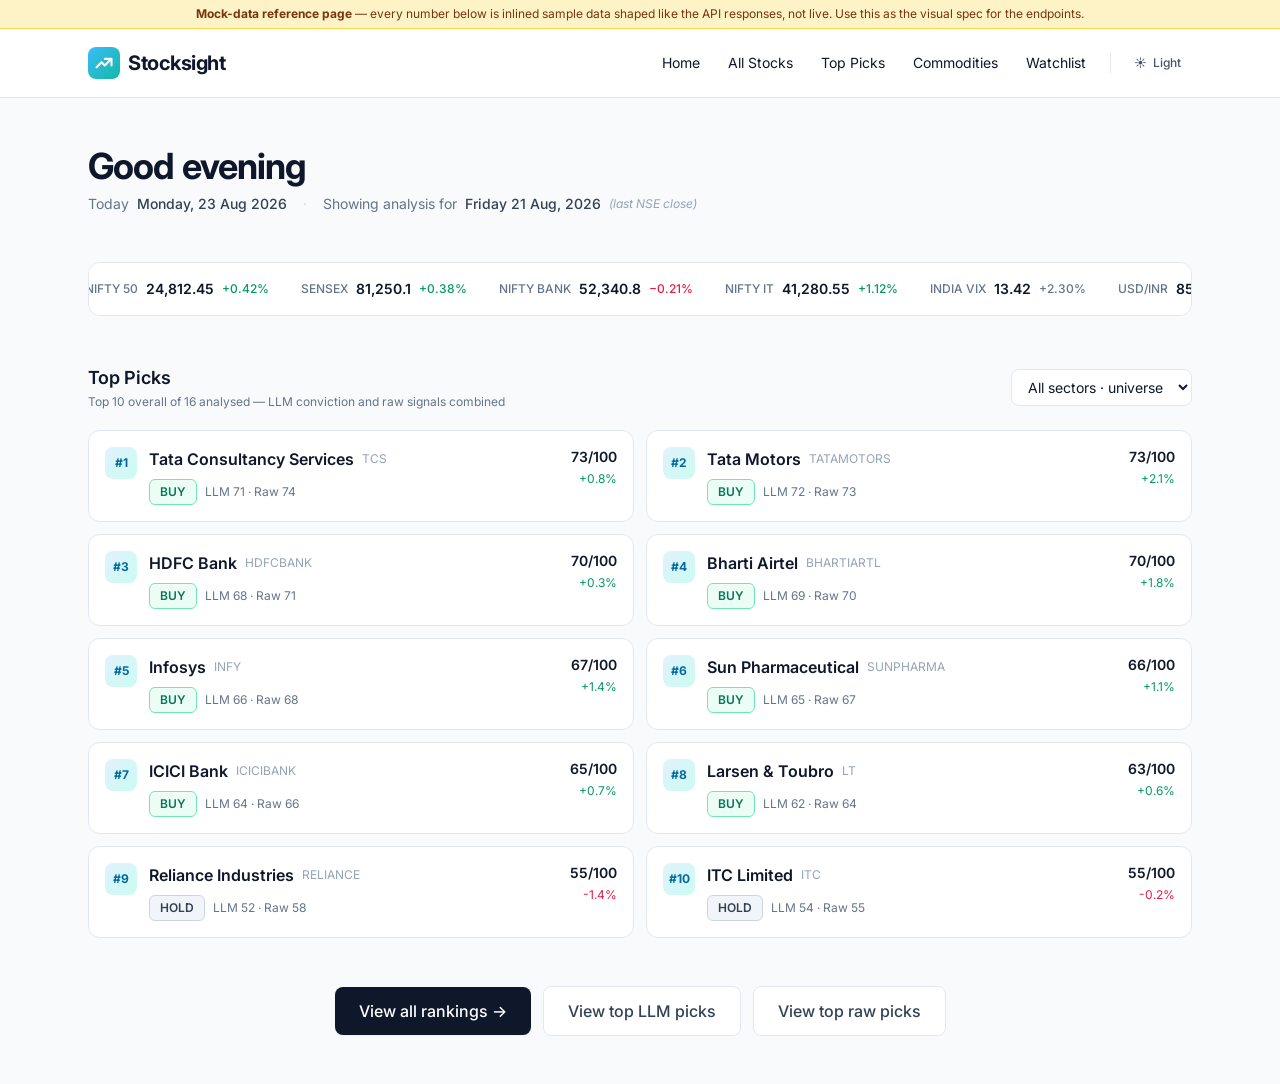
<file: frontend/styles/mock-data.html>
<!DOCTYPE html>
<html lang="en">
<head>
    <meta charset="UTF-8">
    <meta name="viewport" content="width=device-width, initial-scale=1.0">
    <title>Stocksight — Mock Data Reference</title>
    <!-- DEMO ONLY. This is a standalone, backend-free snapshot of the tracker
         populated with mock data, so the fully-wired UI is visible as a spec
         for building the endpoints. Reuses the real CSS / Tailwind / theme so
         it looks identical to index.html (and themes the same way). -->
    <script src="../js/vendor/tailwind.play.js"
            onerror="this.onerror=null;var s=document.createElement('script');s.src='https://cdn.tailwindcss.com';document.head.appendChild(s);"></script>
    <link href="https://fonts.googleapis.com/css2?family=Inter:wght@400;500;600;700;800&display=swap" rel="stylesheet">
    <link rel="stylesheet" href="../css/styles.css">
</head>
<body class="bg-slate-50 text-slate-900 antialiased">

    <!-- Demo banner -->
    <div class="bg-amber-100 border-b border-amber-300 text-amber-900 text-xs text-center py-1.5 px-4">
        <b>Mock-data reference page</b> — every number below is inlined sample data shaped like the API responses, not live. Use this as the visual spec for the endpoints.
    </div>

    <!-- ============== HEADER ============== -->
    <header class="bg-white border-b border-slate-200 sticky top-0 z-30">
        <div class="max-w-6xl mx-auto px-6 py-4 flex justify-between items-center">
            <div class="flex items-center gap-2 cursor-pointer" onclick="showHome()">
                <div class="w-8 h-8 bg-gradient-to-br from-sky-400 to-teal-500 rounded-lg flex items-center justify-center">
                    <svg xmlns="http://www.w3.org/2000/svg" class="h-5 w-5 text-white" fill="none" viewBox="0 0 24 24" stroke="currentColor" stroke-width="2.5"><path stroke-linecap="round" stroke-linejoin="round" d="M13 7h8m0 0v8m0-8l-8 8-4-4-6 6"/></svg>
                </div>
                <span class="text-xl font-bold tracking-tight">Stocksight</span>
            </div>
            <nav class="flex items-center gap-1 text-sm">
                <a onclick="showHome()" class="px-3 py-2 rounded-md hover:bg-slate-100 cursor-pointer">Home</a>
                <a onclick="showAllStocks()" class="px-3 py-2 rounded-md hover:bg-slate-100 cursor-pointer">All Stocks</a>
                <a onclick="showTopRecs()" class="px-3 py-2 rounded-md hover:bg-slate-100 cursor-pointer">Top Picks</a>
                <a onclick="showCommodities()" class="px-3 py-2 rounded-md hover:bg-slate-100 cursor-pointer">Commodities</a>
                <a onclick="showWatchlist()" class="px-3 py-2 rounded-md hover:bg-slate-100 cursor-pointer">Watchlist</a>
                <span class="w-px h-5 bg-slate-200 mx-2"></span>
                <button id="theme-btn" onclick="cycleTheme()" class="theme-btn text-slate-600" title="Cycle theme: light → dark → sepia">
                    <span id="theme-icon">☀</span><span id="theme-label">Light</span>
                </button>
            </nav>
        </div>
    </header>

    <!-- ============== HOME VIEW ============== -->
    <main id="home-view" class="max-w-6xl mx-auto px-6 py-12">
        <div class="mb-12">
            <h1 class="text-4xl font-bold tracking-tight mb-2">Good evening</h1>
            <div class="flex flex-wrap items-center gap-x-2 gap-y-1 text-sm text-slate-500">
                <span>Today</span><span id="home-date-today" class="font-medium text-slate-700">—</span>
                <span class="mx-2 text-slate-300">·</span>
                <span>Showing analysis for</span><span id="home-date-asof" class="font-medium text-slate-700">—</span>
                <span class="text-xs text-slate-400 italic">(last NSE close)</span>
            </div>
        </div>
        <div id="market-strip" class="bg-white border border-slate-200 rounded-xl px-6 py-4 mb-12 flex items-center gap-8 overflow-x-auto"></div>
        <section class="mb-12">
            <div class="flex items-center justify-between mb-5">
                <div><h2 class="text-lg font-semibold">Top Picks</h2><p id="top-picks-sub" class="text-xs text-slate-500 mt-0.5"></p></div>
                <select id="picks-sector" onchange="setPicksSector(this.value)" class="px-3 py-2 border border-slate-200 rounded-lg text-sm bg-white focus:outline-none focus:ring-2 focus:ring-sky-300"></select>
            </div>
            <div id="top-picks-list" class="grid sm:grid-cols-2 gap-3"></div>
        </section>
        <div class="flex flex-wrap items-center justify-center gap-3">
            <button onclick="openRankings('all')" class="px-6 py-3 bg-slate-900 hover:bg-slate-800 text-white font-medium rounded-lg transition shadow-sm">View all rankings →</button>
            <button onclick="openRankings('llm')" class="px-6 py-3 bg-white border border-slate-200 hover:border-teal-300 hover:text-teal-700 text-slate-700 font-medium rounded-lg transition">View top LLM picks</button>
            <button onclick="openRankings('raw')" class="px-6 py-3 bg-white border border-slate-200 hover:border-sky-300 hover:text-sky-700 text-slate-700 font-medium rounded-lg transition">View top raw picks</button>
        </div>
    </main>

    <!-- ============== ALL STOCKS VIEW ============== -->
    <main id="all-stocks-view" class="hidden max-w-6xl mx-auto px-6 py-12">
        <div class="mb-8">
            <button onclick="showHome()" class="text-sm text-slate-500 hover:text-slate-900 mb-3 flex items-center gap-1">← Back to home</button>
            <div class="flex items-end justify-between flex-wrap gap-4">
                <div><h1 class="text-3xl font-bold tracking-tight">All Stocks</h1><p id="all-stocks-subtitle" class="text-slate-500 text-sm mt-1">Loading…</p></div>
                <div class="flex items-center gap-3">
                    <input type="search" id="all-stocks-search" placeholder="Search stocks…" oninput="onStockSearch(this.value)" class="px-4 py-2 border border-slate-200 rounded-lg text-sm w-56 focus:outline-none focus:ring-2 focus:ring-sky-300 focus:border-sky-300">
                    <select id="all-stocks-sector" class="px-3 py-2 border border-slate-200 rounded-lg text-sm bg-white focus:outline-none focus:ring-2 focus:ring-sky-300"><option value="">All sectors</option></select>
                </div>
            </div>
        </div>
        <div id="all-stocks-grid" class="grid grid-cols-1 sm:grid-cols-2 md:grid-cols-3 lg:grid-cols-4 gap-4"></div>
        <div class="mt-8 flex flex-col items-center gap-3">
            <p id="all-stocks-count" class="text-xs text-slate-500"></p>
            <button id="load-more-btn" onclick="loadMoreStocks()" class="px-6 py-2.5 bg-white border border-slate-200 hover:border-sky-300 hover:text-sky-700 text-slate-700 text-sm font-medium rounded-lg transition">Load more stocks</button>
        </div>
    </main>

    <!-- ============== RECOMMENDATIONS VIEW ============== -->
    <main id="top-recs-view" class="hidden max-w-6xl mx-auto px-6 py-12">
        <div class="mb-6">
            <button onclick="showHome()" class="text-sm text-slate-500 hover:text-slate-900 mb-3 flex items-center gap-1">← Back to home</button>
            <div class="flex items-end justify-between flex-wrap gap-4">
                <div><h1 class="text-3xl font-bold tracking-tight">Recommendations</h1><p class="text-slate-500 text-sm mt-1">System picks where Python and LLM converge — refreshed nightly</p></div>
                <span id="top-recs-date" class="hidden text-xs font-medium text-teal-700 bg-teal-50 px-3 py-1.5 rounded-full"></span>
            </div>
        </div>
        <div class="flex items-center gap-1 mb-6 border-b border-slate-200">
            <button id="tab-top-picks" onclick="showTopRecsTab('top-picks')" class="px-4 py-2.5 text-sm font-medium border-b-2 border-sky-500 text-sky-600 -mb-px transition">Today's Top Picks <span id="top-picks-count" class="ml-1 text-xs text-slate-400">—</span></button>
            <button id="tab-active-calls" onclick="showTopRecsTab('active-calls')" class="px-4 py-2.5 text-sm font-medium border-b-2 border-transparent text-slate-500 hover:text-slate-700 -mb-px transition">Active Calls <span id="active-count" class="ml-1 text-xs text-slate-400">—</span></button>
        </div>
        <div id="top-picks-content">
            <div class="bg-gradient-to-r from-sky-50 to-teal-50 border border-sky-100 rounded-xl px-5 py-4 mb-6 text-sm text-slate-700 flex items-start gap-3">
                <svg xmlns="http://www.w3.org/2000/svg" class="h-5 w-5 text-sky-600 shrink-0 mt-0.5" fill="none" viewBox="0 0 24 24" stroke="currentColor" stroke-width="2"><path stroke-linecap="round" stroke-linejoin="round" d="M13 16h-1v-4h-1m1-4h.01M21 12a9 9 0 11-18 0 9 9 0 0118 0z"/></svg>
                <div><span class="font-semibold">How these are selected:</span> Combined score &gt; 65 with both Python and LLM agreeing on BUY. Filtered across all market caps — large, mid, and small.</div>
            </div>
            <div id="top-recs-list" class="space-y-3"></div>
        </div>
        <div id="active-calls-content" class="hidden">
            <div class="bg-gradient-to-r from-amber-50 to-orange-50 border border-amber-100 rounded-xl px-5 py-4 mb-6 text-sm text-slate-700 flex items-start gap-3">
                <svg xmlns="http://www.w3.org/2000/svg" class="h-5 w-5 text-amber-600 shrink-0 mt-0.5" fill="none" viewBox="0 0 24 24" stroke="currentColor" stroke-width="2"><path stroke-linecap="round" stroke-linejoin="round" d="M12 8v4m0 4h.01M21 12a9 9 0 11-18 0 9 9 0 0118 0z"/></svg>
                <div><span class="font-semibold">Active Calls:</span> Open BUY/SELL recommendations from previous days still within their hold window. Click any row to see the original analysis.</div>
            </div>
            <div class="bg-white border border-slate-200 rounded-xl overflow-hidden">
                <div class="grid grid-cols-12 gap-4 px-5 py-3 bg-slate-50 border-b border-slate-200 text-xs font-medium text-slate-500 uppercase tracking-wide">
                    <div class="col-span-4">Stock</div><div class="col-span-2">Action</div><div class="col-span-2">Horizon</div><div class="col-span-2">Days left</div><div class="col-span-2 text-right">Since entry</div>
                </div>
                <div id="active-recs-list"></div>
            </div>
        </div>
    </main>

    <!-- ============== WATCHLIST VIEW ============== -->
    <main id="watchlist-view" class="hidden max-w-6xl mx-auto px-6 py-12">
        <div class="mb-8">
            <button onclick="showHome()" class="text-sm text-slate-500 hover:text-slate-900 mb-3 flex items-center gap-1">← Back to home</button>
            <div class="flex items-end justify-between flex-wrap gap-4">
                <div><h1 class="text-3xl font-bold tracking-tight">My Watchlist</h1><p class="text-slate-500 text-sm mt-1">6 positions · updated 21 Jun 2026</p></div>
                <button onclick="openAddToWatchlist()" class="px-4 py-2 border border-slate-200 hover:border-slate-300 text-slate-700 text-sm font-medium rounded-lg transition">+ Add stock</button>
            </div>
        </div>
        <div class="bg-white border border-slate-200 rounded-xl px-6 py-5 mb-6 grid grid-cols-2 md:grid-cols-4 gap-6">
            <div><div class="text-xs text-slate-400 uppercase tracking-wide mb-1">Invested</div><div class="text-lg font-semibold">₹38,460</div></div>
            <div><div class="text-xs text-slate-400 uppercase tracking-wide mb-1">Current Value</div><div class="text-lg font-semibold">₹39,720</div></div>
            <div><div class="text-xs text-slate-400 uppercase tracking-wide mb-1">Unrealized P&L</div><div class="text-lg font-semibold text-emerald-600">+₹1,260 (+3.3%)</div></div>
            <div><div class="text-xs text-slate-400 uppercase tracking-wide mb-1">Actions due</div><div class="text-lg font-semibold text-amber-600">2 stocks</div></div>
        </div>
        <div id="watchlist-list" class="space-y-3"></div>
    </main>

    <!-- ============== COMMODITIES VIEW ============== -->
    <main id="commodities-view" class="hidden max-w-6xl mx-auto px-6 py-12">
        <div class="mb-8">
            <button onclick="showHome()" class="text-sm text-slate-500 hover:text-slate-900 mb-3 flex items-center gap-1">← Back to home</button>
            <div class="flex items-end justify-between flex-wrap gap-4">
                <div><h1 class="text-3xl font-bold tracking-tight">Commodities</h1><p class="text-slate-500 text-sm mt-1">Yahoo Finance futures (USD) · macro-driven — rates, USD, supply/demand, geopolitics. <span id="commodities-fx"></span></p></div>
            </div>
        </div>
        <div id="commodities-filters" class="flex flex-wrap gap-2 mb-2"></div>
        <div id="commodities-groups"></div>
    </main>

    <!-- ============== RANKINGS MODAL ============== -->
    <div id="rankings-overlay" class="hidden fixed inset-0 bg-slate-900/50 z-40 items-center justify-center p-4" onclick="closeRankings()">
        <div onclick="event.stopPropagation()" class="bg-white rounded-2xl w-full max-w-3xl max-h-[88vh] flex flex-col shadow-2xl relative">
            <button onclick="closeRankings()" class="absolute top-4 right-4 z-10 w-8 h-8 flex items-center justify-center rounded-full text-slate-400 hover:text-slate-900 hover:bg-slate-100 transition" title="Close"><svg xmlns="http://www.w3.org/2000/svg" class="h-5 w-5" fill="none" viewBox="0 0 24 24" stroke="currentColor" stroke-width="2"><path stroke-linecap="round" stroke-linejoin="round" d="M6 18L18 6M6 6l12 12"/></svg></button>
            <div class="px-8 pt-8 shrink-0">
                <div class="flex items-start justify-between gap-4 pr-8">
                    <div class="min-w-0"><h2 id="rankings-title" class="text-xl font-bold tracking-tight">All rankings</h2><p id="rankings-sub" class="text-sm text-slate-500 mt-1"></p></div>
                    <select id="rankings-sector" onchange="setPicksSector(this.value)" class="shrink-0 mt-1 px-3 py-2 border border-slate-200 rounded-lg text-sm bg-white focus:outline-none focus:ring-2 focus:ring-sky-300"></select>
                </div>
                <div id="rankings-tabs" class="flex items-center gap-1 mt-5 border-b border-slate-200"></div>
            </div>
            <div id="rankings-body" class="px-8 py-5 overflow-y-auto"></div>
        </div>
    </div>

    <!-- ============== CENTERED MODAL (pick / stock detail) ============== -->
    <div id="drawer-overlay" class="hidden fixed inset-0 bg-slate-900/50 z-40 items-center justify-center p-4" onclick="closeDrawer()">
        <div onclick="event.stopPropagation()" class="bg-white rounded-2xl w-full max-w-xl max-h-[88vh] overflow-y-auto shadow-2xl relative">
            <button onclick="closeDrawer()" class="absolute top-4 right-4 z-10 w-8 h-8 flex items-center justify-center rounded-full text-slate-400 hover:text-slate-900 hover:bg-slate-100 transition" title="Close"><svg xmlns="http://www.w3.org/2000/svg" class="h-5 w-5" fill="none" viewBox="0 0 24 24" stroke="currentColor" stroke-width="2"><path stroke-linecap="round" stroke-linejoin="round" d="M6 18L18 6M6 6l12 12"/></svg></button>
            <div id="drawer-content" class="p-8 pt-10"></div>
        </div>
    </div>

    <!-- ============== ADD-TO-WATCHLIST MODAL ============== -->
    <div id="add-watchlist-overlay" class="hidden fixed inset-0 bg-slate-900/40 z-[60] items-center justify-center p-4" onclick="closeAddToWatchlist()">
        <div onclick="event.stopPropagation()" class="bg-white rounded-2xl w-full max-w-md shadow-2xl">
            <div class="p-7">
                <div class="flex justify-between items-start mb-1"><h2 class="text-xl font-bold tracking-tight">Add to watchlist</h2><button onclick="closeAddToWatchlist()" class="text-slate-400 hover:text-slate-900 text-xl leading-none">✕</button></div>
                <p class="text-sm text-slate-500 mb-6" id="add-watchlist-stock">Stock</p>
                <form onsubmit="event.preventDefault(); confirmAddToWatchlist();" class="space-y-4">
                    <div><label class="block text-xs font-semibold text-slate-600 uppercase tracking-wide mb-1.5">Date purchased</label><input type="date" id="add-watchlist-date" value="2026-06-21" class="w-full px-3 py-2.5 border border-slate-200 rounded-lg text-sm focus:outline-none focus:ring-2 focus:ring-sky-300 focus:border-sky-300"></div>
                    <div><label class="block text-xs font-semibold text-slate-600 uppercase tracking-wide mb-1.5">Entry price (₹)</label><input type="number" step="0.01" id="add-watchlist-price" placeholder="e.g. 1358.50" class="w-full px-3 py-2.5 border border-slate-200 rounded-lg text-sm focus:outline-none focus:ring-2 focus:ring-sky-300 focus:border-sky-300"></div>
                    <div><label class="block text-xs font-semibold text-slate-600 uppercase tracking-wide mb-1.5">Quantity</label><input type="number" id="add-watchlist-qty" placeholder="e.g. 5" class="w-full px-3 py-2.5 border border-slate-200 rounded-lg text-sm focus:outline-none focus:ring-2 focus:ring-sky-300 focus:border-sky-300"></div>
                    <div class="flex gap-3 pt-2"><button type="button" onclick="closeAddToWatchlist()" class="flex-1 px-4 py-2.5 border border-slate-200 hover:border-slate-300 text-slate-700 text-sm font-medium rounded-lg transition">Cancel</button><button type="submit" class="flex-1 px-4 py-2.5 bg-slate-900 hover:bg-slate-800 text-white text-sm font-medium rounded-lg transition">Add to watchlist</button></div>
                </form>
            </div>
        </div>
    </div>

    <!-- ============== DIALOG (All-stocks card click) ============== -->
    <div id="dialog-overlay" class="hidden fixed inset-0 bg-slate-900/40 z-40 items-center justify-center p-4" onclick="closeDialog()">
        <div onclick="event.stopPropagation()" class="bg-white rounded-2xl w-full max-w-2xl max-h-[85vh] overflow-y-auto shadow-2xl"><div id="dialog-content" class="p-8"></div></div>
    </div>

    <!-- ============== Reasoning popover ============== -->
    <div id="hold-popover" class="hidden fixed z-[80] p-4" onclick="event.stopPropagation()">
        <div class="flex items-start justify-between gap-3 mb-2"><h4 id="hold-popover-title" class="hp-title text-xs font-bold uppercase tracking-wide">Why hold this long?</h4><button onclick="closeHoldPopover()" class="hp-close text-sm leading-none" title="Close" aria-label="Close">✕</button></div>
        <div id="hold-popover-body"></div>
    </div>

    <script src="../js/theme.js"></script>
    <script src="mock-data.js"></script>
</body>
</html>
</file>
<file: frontend/css/admin.css>
/* ============================================================
   Stocksight Admin — styles specific to admin.html
   Loads AFTER css/styles.css, which supplies the light/dark/sepia
   theme overrides for the shared Tailwind utility classes.
   ============================================================ */

/* ---------- Sidebar nav ---------- */
.admin-nav-item {
    display: flex; align-items: center; gap: 10px;
    width: 100%; padding: 9px 12px;
    border-radius: 8px; border: 1px solid transparent;
    font-size: 13.5px; font-weight: 500; color: #475569;
    cursor: pointer; text-align: left;
    transition: background-color .15s ease, color .15s ease;
}
.admin-nav-item:hover { background-color: #f1f5f9; color: #0f172a; }
.admin-nav-item.active {
    background-color: #0f172a; color: #ffffff; font-weight: 600;
}
.admin-nav-item .nav-icon { width: 16px; text-align: center; opacity: .85; }

body.dark  .admin-nav-item { color: #94a3b8; }
body.dark  .admin-nav-item:hover { background-color: #1e293b; color: #e2e8f0; }
body.dark  .admin-nav-item.active { background-color: #38bdf8; color: #0b1220; }
body.sepia .admin-nav-item { color: #7a5d3a; }
body.sepia .admin-nav-item:hover { background-color: #e6d9b7; color: #3e2f1d; }
body.sepia .admin-nav-item.active { background-color: #5c4429; color: #faf4e1; }

/* ---------- Status dot ---------- */
.dot { display: inline-block; width: 7px; height: 7px; border-radius: 9999px; flex: none; }
.dot-ok      { background-color: #10b981; }
.dot-warn    { background-color: #f59e0b; }
.dot-error   { background-color: #f43f5e; }
.dot-idle    { background-color: #94a3b8; }
.dot-running { background-color: #0ea5e9; animation: dot-pulse 1.4s ease-in-out infinite; }
@keyframes dot-pulse { 0%,100% { opacity: 1; } 50% { opacity: .25; } }

/* ---------- Monospace editor (prompt body, JSON preview) ---------- */
.admin-code {
    font-family: ui-monospace, SFMono-Regular, Menlo, Consolas, monospace;
    font-size: 12px; line-height: 1.6;
    background-color: #f8fafc; color: #334155;
    border: 1px solid #e2e8f0; border-radius: 10px;
    padding: 14px; width: 100%; resize: vertical;
    tab-size: 2;
}
.admin-code:focus { outline: none; border-color: #7dd3fc; box-shadow: 0 0 0 3px rgba(56,189,248,.18); }
body.dark  .admin-code { background-color: #0f172a; color: #cbd5e1; border-color: #2d3a52; }
body.sepia .admin-code { background-color: #f0e7ce; color: #5c4429; border-color: #d4c5a0; }

/* ---------- Form controls ---------- */
.admin-input, .admin-select {
    width: 100%; padding: 8px 11px;
    font-size: 13px; color: inherit;
    background-color: #ffffff;
    border: 1px solid #e2e8f0; border-radius: 8px;
    transition: border-color .15s ease, box-shadow .15s ease;
}
.admin-input:focus, .admin-select:focus { outline: none; border-color: #7dd3fc; box-shadow: 0 0 0 3px rgba(56,189,248,.18); }
body.dark  .admin-input, body.dark  .admin-select { background-color: #0f172a; border-color: #2d3a52; color: #e2e8f0; }
body.sepia .admin-input, body.sepia .admin-select { background-color: #faf4e1; border-color: #d4c5a0; color: #3e2f1d; }

.admin-label {
    display: block; margin-bottom: 5px;
    font-size: 11px; font-weight: 600; letter-spacing: .04em;
    text-transform: uppercase; color: #64748b;
}
body.dark .admin-label { color: #94a3b8; }
body.sepia .admin-label { color: #8b6f4a; }

.admin-hint { margin-top: 5px; font-size: 11px; color: #94a3b8; }

/* ---------- Toggle switch ---------- */
.switch { position: relative; display: inline-block; width: 38px; height: 21px; flex: none; cursor: pointer; }
.switch input { opacity: 0; width: 0; height: 0; }
.switch .track {
    position: absolute; inset: 0; border-radius: 9999px;
    background-color: #cbd5e1; transition: background-color .2s ease;
}
.switch .thumb {
    position: absolute; top: 3px; left: 3px;
    width: 15px; height: 15px; border-radius: 9999px;
    background-color: #ffffff; box-shadow: 0 1px 2px rgba(15,23,42,.25);
    transition: transform .2s ease;
}
.switch input:checked + .track { background-color: #0ea5e9; }
.switch input:checked + .track .thumb { transform: translateX(17px); }
body.dark .switch .track { background-color: #334155; }

/* ---------- Toast (mock save confirmation) ---------- */
#admin-toast {
    position: fixed; left: 50%; bottom: 28px; transform: translate(-50%, 16px);
    display: flex; align-items: center; gap: 9px;
    padding: 11px 16px; border-radius: 10px;
    background-color: #0f172a; color: #f1f5f9;
    font-size: 13px; font-weight: 500;
    box-shadow: 0 12px 30px rgba(15,23,42,.28);
    opacity: 0; pointer-events: none;
    transition: opacity .18s ease, transform .18s ease;
    z-index: 90;
}
#admin-toast.show { opacity: 1; transform: translate(-50%, 0); }
body.dark #admin-toast { background-color: #1e293b; border: 1px solid #2d3a52; }

/* ---------- Table rows ---------- */
.admin-row { transition: background-color .12s ease; }
.admin-row:hover { background-color: #f8fafc; }
body.dark  .admin-row:hover { background-color: #1e293b; }
body.sepia .admin-row:hover { background-color: #efe5cb; }
</file>
<file: frontend/css/styles.css>
/* ============================================================
   Stocksight — base styles
   Tailwind utility classes carry the layout; this file holds
   everything Tailwind can't express: fonts, theme overrides,
   and the custom pill/popover components.
   ============================================================ */

body { font-family: 'Inter', -apple-system, BlinkMacSystemFont, sans-serif; transition: background-color 0.2s ease, color 0.2s ease; }
.drawer-enter { transform: translateX(100%); }
.drawer-active { transform: translateX(0); transition: transform 0.25s ease-out; }
::-webkit-scrollbar { width: 6px; }
::-webkit-scrollbar-thumb { background: #cbd5e1; border-radius: 3px; }

/* ============================================================
   THEME: DARK
   ============================================================ */
body.dark { background-color: #0b1220 !important; color: #e2e8f0 !important; }
body.dark .bg-white          { background-color: #161e2e !important; }
body.dark .bg-slate-50       { background-color: #0b1220 !important; }
body.dark .bg-slate-50\/50   { background-color: #161e2e !important; }
body.dark .bg-slate-100      { background-color: #1e293b !important; }
body.dark .bg-sky-50         { background-color: rgba(14,165,233,.10) !important; }
body.dark .bg-sky-50\/50     { background-color: rgba(14,165,233,.06) !important; }
body.dark .bg-teal-50        { background-color: rgba(20,184,166,.10) !important; }
body.dark .bg-emerald-50     { background-color: rgba(16,185,129,.12) !important; }
body.dark .bg-emerald-50\/60 { background-color: rgba(16,185,129,.08) !important; }
body.dark .bg-rose-50        { background-color: rgba(244,63,94,.12) !important; }
body.dark .bg-rose-50\/60    { background-color: rgba(244,63,94,.08) !important; }
body.dark .bg-amber-50       { background-color: rgba(251,191,36,.12) !important; }
body.dark .bg-amber-50\/50   { background-color: rgba(251,191,36,.08) !important; }
body.dark .bg-gradient-to-br.from-sky-50, body.dark .bg-gradient-to-r.from-sky-50 { background-image: linear-gradient(to bottom right, rgba(14,165,233,.10), rgba(20,184,166,.10)) !important; }

body.dark .text-slate-900    { color: #f1f5f9 !important; }
body.dark .text-slate-700    { color: #cbd5e1 !important; }
body.dark .text-slate-600    { color: #94a3b8 !important; }
body.dark .text-slate-500    { color: #94a3b8 !important; }
body.dark .text-slate-400    { color: #64748b !important; }
body.dark .text-sky-700      { color: #38bdf8 !important; }
body.dark .text-sky-600      { color: #38bdf8 !important; }
body.dark .text-teal-700     { color: #2dd4bf !important; }
body.dark .text-emerald-700  { color: #34d399 !important; }
body.dark .text-emerald-600  { color: #34d399 !important; }
body.dark .text-rose-700     { color: #fb7185 !important; }
body.dark .text-rose-600     { color: #fb7185 !important; }
body.dark .text-rose-500     { color: #fb7185 !important; }
body.dark .text-amber-700    { color: #fcd34d !important; }
body.dark .text-amber-600    { color: #fcd34d !important; }

body.dark .border-slate-200  { border-color: #2d3a52 !important; }
body.dark .border-slate-100  { border-color: #1e293b !important; }
body.dark .border-slate-300  { border-color: #475569 !important; }
body.dark .border-sky-200    { border-color: #0369a1 !important; }
body.dark .border-sky-100    { border-color: #075985 !important; }
body.dark .border-emerald-200, body.dark .border-emerald-300 { border-color: #047857 !important; }
body.dark .border-rose-200, body.dark .border-rose-300       { border-color: #be123c !important; }
body.dark .border-amber-200, body.dark .border-amber-300     { border-color: #b45309 !important; }
body.dark .border-amber-100  { border-color: #78350f !important; }

body.dark .bg-slate-900      { background-color: #0f172a !important; }
body.dark .hover\:bg-slate-100:hover { background-color: #1e293b !important; }
body.dark .hover\:border-sky-300:hover { border-color: #38bdf8 !important; }
body.dark ::-webkit-scrollbar-thumb { background: #475569; }
body.dark code { background-color: #1e293b !important; color: #e2e8f0 !important; }

/* ============================================================
   THEME: SEPIA
   ============================================================ */
body.sepia { background-color: #f4ecd8 !important; color: #3e2f1d !important; }
body.sepia .bg-white         { background-color: #faf4e1 !important; }
body.sepia .bg-slate-50      { background-color: #efe5cb !important; }
body.sepia .bg-slate-50\/50  { background-color: #ede2c5 !important; }
body.sepia .bg-slate-100     { background-color: #e6d9b7 !important; }
body.sepia .bg-sky-50        { background-color: #e9ddc4 !important; }
body.sepia .bg-sky-50\/50    { background-color: #ede2c5 !important; }
body.sepia .bg-teal-50       { background-color: #e3dab5 !important; }

body.sepia .text-slate-900   { color: #3e2f1d !important; }
body.sepia .text-slate-700   { color: #5c4429 !important; }
body.sepia .text-slate-600   { color: #7a5d3a !important; }
body.sepia .text-slate-500   { color: #8b6f4a !important; }
body.sepia .text-slate-400   { color: #a08660 !important; }
body.sepia .text-sky-700     { color: #8b6914 !important; }
body.sepia .text-sky-600     { color: #8b6914 !important; }
body.sepia .text-teal-700    { color: #856b3e !important; }

body.sepia .border-slate-200 { border-color: #d4c5a0 !important; }
body.sepia .border-slate-100 { border-color: #e2d6b3 !important; }
body.sepia .border-slate-300 { border-color: #b8a37a !important; }
body.sepia .border-sky-200   { border-color: #b8a37a !important; }
body.sepia .border-sky-100   { border-color: #c8b890 !important; }

body.sepia .bg-slate-900     { background-color: #5c4429 !important; }
body.sepia .hover\:bg-slate-100:hover { background-color: #e6d9b7 !important; }
body.sepia ::-webkit-scrollbar-thumb { background: #b8a37a; }

/* Theme toggle button itself */
.theme-btn { display: inline-flex; align-items: center; gap: 6px; padding: 6px 10px; border-radius: 8px; font-size: 12px; font-weight: 500; cursor: pointer; transition: all 0.2s; border: 1px solid transparent; }
.theme-btn:hover { background-color: rgba(100,116,139,.10); }
body.dark .theme-btn { color: #e2e8f0; }
body.sepia .theme-btn { color: #5c4429; }

/* ============================================================
   HOLD-DURATION PILL + "Why hold this long?" popover
   ============================================================ */
.hold-pill {
    display: inline-flex; align-items: center; cursor: pointer; user-select: none;
    font-size: 11px; font-weight: 600; line-height: 1;
    padding: 4px 8px; border-radius: 9999px;
    color: #475569; background-color: #f1f5f9; border: 1px solid #e2e8f0;
    transition: background-color .15s ease, border-color .15s ease, color .15s ease;
}
.hold-pill:hover { background-color: #e2e8f0; border-color: #cbd5e1; color: #1e293b; }
/* Tiny inline variant for the history table */
.hold-pill-mini { padding: 1px 5px; font-size: 10px; font-weight: 700; border-radius: 6px; }

/* Clickable Combined action chip (keeps its own colour classes, adds an affordance) */
.combo-chip { cursor: pointer; transition: filter .15s ease, box-shadow .15s ease; }
.combo-chip:hover { filter: brightness(.97); box-shadow: 0 0 0 2px rgba(56,189,248,.30); }
body.dark .combo-chip:hover { filter: brightness(1.12); }

body.dark  .hold-pill { color: #94a3b8; background-color: #1e293b; border-color: #2d3a52; }
body.dark  .hold-pill:hover { background-color: #2d3a52; border-color: #475569; color: #e2e8f0; }
body.sepia .hold-pill { color: #7a5d3a; background-color: #e6d9b7; border-color: #d4c5a0; }
body.sepia .hold-pill:hover { background-color: #ddcca3; border-color: #b8a37a; color: #3e2f1d; }

#hold-popover {
    width: 16rem; background-color: #ffffff; color: #334155;
    border: 1px solid #e2e8f0; border-radius: 12px;
    box-shadow: 0 12px 32px rgba(15,23,42,.22);
}
body.dark  #hold-popover { background-color: #161e2e; color: #cbd5e1; border-color: #2d3a52; box-shadow: 0 12px 32px rgba(0,0,0,.5); }
body.sepia #hold-popover { background-color: #faf4e1; color: #5c4429; border-color: #d4c5a0; box-shadow: 0 12px 32px rgba(92,68,41,.2); }
#hold-popover .hp-title  { color: #0f172a; }
body.dark  #hold-popover .hp-title { color: #f1f5f9; }
body.sepia #hold-popover .hp-title { color: #3e2f1d; }
#hold-popover .hp-label  { color: #0284c7; }
body.dark  #hold-popover .hp-label { color: #38bdf8; }
body.sepia #hold-popover .hp-label { color: #8b6914; }
#hold-popover .hp-close  { color: #94a3b8; cursor: pointer; }
#hold-popover .hp-close:hover { color: inherit; }

/* Market snapshot strip — the auto-scrolling ticker built by loadTopBar() in
   app.js. The strip scrolls itself, so the scrollbar is hidden; wheel and
   drag still work. grab/grabbing cursors advertise that it's draggable, and
   user-select is off because text selection fights the drag gesture. */
.market-strip { scrollbar-width: none; cursor: grab; user-select: none; }
.market-strip::-webkit-scrollbar { display: none; }
.market-strip.dragging { cursor: grabbing; }
</file>
